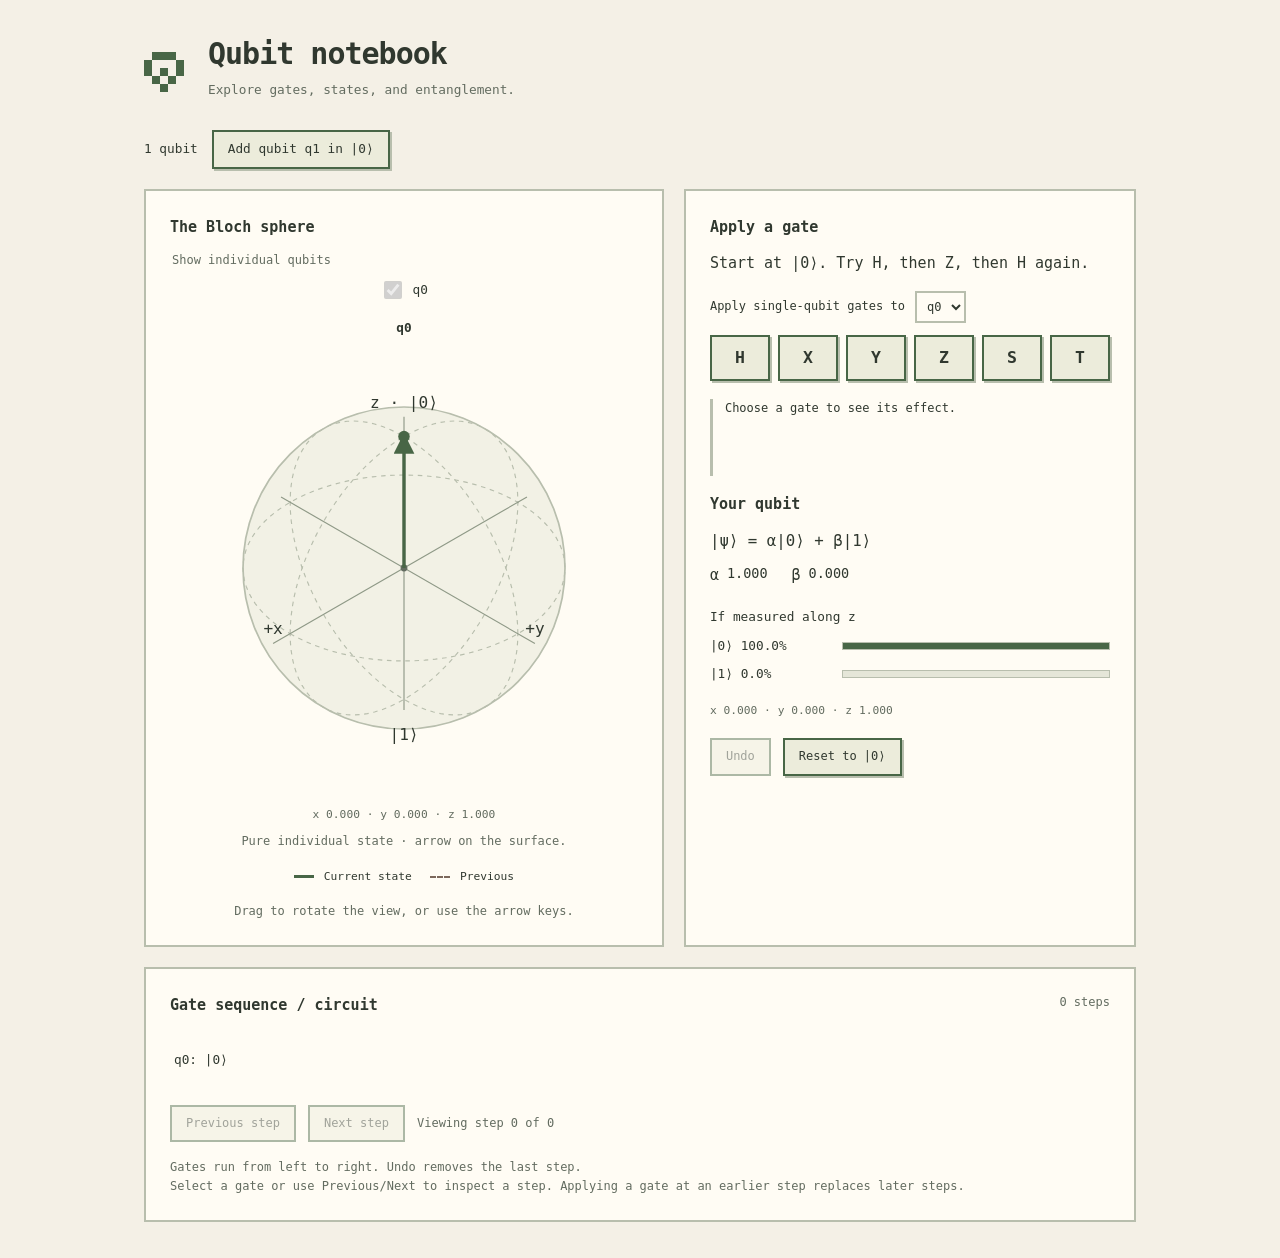
<file: index.html>
<!doctype html>
<html lang="en">
  <head>
    <meta charset="utf-8">
    <meta name="viewport" content="width=device-width, initial-scale=1">
    <meta name="description" content="Explore one or two qubits, quantum gates, entanglement, and measurement probabilities.">
    <title>Qubit notebook</title>
    <link rel="stylesheet" href="./src/styles.css">
    <script type="module" src="./src/app.js"></script>
  </head>
  <body>
    <main>
      <header>
        <span class="pixel-mark" aria-hidden="true"></span>
        <div><h1>Qubit notebook</h1><p>Explore gates, states, and entanglement.</p></div>
      </header>

      <div class="qubit-toolbar">
        <span id="qubit-count">1 qubit</span>
        <button type="button" id="add-qubit">Add qubit q1 in |0⟩</button>
        <button type="button" id="one-qubit" hidden>Start over with one qubit</button>
      </div>

      <div class="workspace">
        <section class="panel sphere-panel" aria-labelledby="sphere-heading">
          <h2 id="sphere-heading">The Bloch sphere</h2>
          <fieldset class="sphere-switches">
            <legend>Show individual qubits</legend>
            <label><input type="checkbox" id="show-q0" checked disabled> q0</label>
            <label id="q1-visibility" hidden><input type="checkbox" id="show-q1" checked> q1</label>
          </fieldset>
          <div id="sphere-views">
            <div id="sphere-view-q0" class="sphere-view">
              <h3>q0</h3>
              <svg id="bloch-sphere" class="bloch-sphere" viewBox="0 0 400 400" role="img" tabindex="0" aria-labelledby="sphere-title sphere-description" aria-describedby="sphere-help">
                <title id="sphere-title">q0 Bloch sphere</title>
                <desc id="sphere-description">The state starts at the north pole, |0⟩.</desc>
              </svg>
              <p id="coordinates-q0" class="coordinates"></p>
              <p id="sphere-status-q0" class="muted"></p>
            </div>
            <div id="sphere-view-q1" class="sphere-view" hidden>
              <h3>q1</h3>
              <svg id="bloch-sphere-q1" class="bloch-sphere" viewBox="0 0 400 400" role="img" tabindex="0" aria-labelledby="sphere-title-q1 sphere-description-q1" aria-describedby="sphere-help">
                <title id="sphere-title-q1">q1 Bloch sphere</title>
                <desc id="sphere-description-q1">The state starts at the north pole, |0⟩.</desc>
              </svg>
              <p id="coordinates-q1" class="coordinates"></p>
              <p id="sphere-status-q1" class="muted"></p>
            </div>
          </div>
          <p id="no-spheres" class="muted" hidden>Select q0 or q1 above to show a sphere.</p>
          <p class="legend"><span class="swatch"></span> Current state <span class="swatch previous"></span> Previous</p>
          <p id="sphere-help" class="muted">Drag to rotate the view, or use the arrow keys.</p>
          <p class="muted two-qubit-note">Each sphere shows one qubit's reduced state. Joint amplitudes and probabilities show the two-qubit output and its correlations. Hiding a sphere changes only the view.</p>
        </section>

        <section class="panel" aria-labelledby="controls-heading">
          <h2 id="controls-heading">Apply a gate</h2>
          <p id="preparation-help">Start at |0⟩. Try H, then Z, then H again.</p>
          <label class="control-label" for="gate-target">Apply single-qubit gates to
            <select id="gate-target"><option value="0">q0</option><option id="target-q1" value="1" disabled>q1</option></select>
          </label>
          <div id="gate-buttons" class="gate-buttons">
            <button type="button" data-gate="H" title="Hadamard: exchange the x and z components and reverse y">H</button>
            <button type="button" data-gate="X" title="Rotate 180° around x">X</button>
            <button type="button" data-gate="Y" title="Rotate 180° around y">Y</button>
            <button type="button" data-gate="Z" title="Rotate 180° around z">Z</button>
            <button type="button" data-gate="S" title="Rotate 90° around z">S</button>
            <button type="button" data-gate="T" title="Rotate 45° around z">T</button>
          </div>
          <div id="two-qubit-controls" hidden>
            <label class="control-label" for="gate-control">CNOT / CZ control → target
              <select id="gate-control"><option value="0">q0 → q1</option><option value="1">q1 → q0</option></select>
            </label>
            <div class="two-gate-buttons">
              <button type="button" data-two-gate="CNOT">CNOT</button>
              <button type="button" data-two-gate="CZ">CZ</button>
              <button type="button" data-two-gate="SWAP">SWAP</button>
            </div>
            <p class="muted">Try H on q0, then CNOT q0 → q1 to create a Bell state.</p>
          </div>
          <p id="gate-explanation" class="explanation" role="status">Choose a gate to see its effect.</p>

          <div id="single-state">
            <h2>Your qubit</h2>
            <p class="equation">|ψ⟩ = α|0⟩ + β|1⟩</p>
            <dl class="amplitudes"><div><dt>α</dt><dd id="alpha"></dd></div><div><dt>β</dt><dd id="beta"></dd></div></dl>
            <h3>If measured along z</h3>
            <div class="probability"><label for="probability-zero">|0⟩ <output id="percent-zero"></output></label><meter id="probability-zero" min="0" max="1" value="1">100%</meter></div>
            <div class="probability"><label for="probability-one">|1⟩ <output id="percent-one"></output></label><meter id="probability-one" min="0" max="1" value="0">0%</meter></div>
            <p class="coordinates" id="coordinates"></p>
          </div>
          <div id="joint-state" hidden>
            <h2>Joint state</h2>
            <p class="muted">Basis order: |q0 q1⟩. Amplitudes include phase.</p>
            <dl class="joint-amplitudes">
              <div><dt>|00⟩</dt><dd id="amplitude-00"></dd></div>
              <div><dt>|01⟩</dt><dd id="amplitude-01"></dd></div>
              <div><dt>|10⟩</dt><dd id="amplitude-10"></dd></div>
              <div><dt>|11⟩</dt><dd id="amplitude-11"></dd></div>
            </dl>
            <h3>If both measured along z</h3>
            <div class="probability"><label for="probability-00">|00⟩ <output id="percent-00"></output></label><meter id="probability-00" min="0" max="1" value="1">100%</meter></div>
            <div class="probability"><label for="probability-01">|01⟩ <output id="percent-01"></output></label><meter id="probability-01" min="0" max="1" value="0">0%</meter></div>
            <div class="probability"><label for="probability-10">|10⟩ <output id="percent-10"></output></label><meter id="probability-10" min="0" max="1" value="0">0%</meter></div>
            <div class="probability"><label for="probability-11">|11⟩ <output id="percent-11"></output></label><meter id="probability-11" min="0" max="1" value="0">0%</meter></div>
            <p id="marginal-q0" class="coordinates"></p>
            <p id="marginal-q1" class="coordinates"></p>
          </div>
          <div class="actions"><button type="button" id="undo" disabled>Undo</button><button type="button" id="reset">Reset to |0⟩</button></div>
        </section>
      </div>

      <section class="panel circuit-panel" aria-labelledby="circuit-heading">
        <h2 id="circuit-heading">Gate sequence / circuit <span id="step-count">0 steps</span></h2>
        <div class="circuit" tabindex="0" role="region" aria-label="Circuit, scroll horizontally for more steps"><span id="initial-state" class="initial-state">|0⟩</span><ol id="gate-history" aria-label="Gates in application order"></ol></div>
        <div class="actions step-actions"><button type="button" id="previous-step" disabled>Previous step</button><button type="button" id="next-step" disabled>Next step</button><output id="viewed-step" aria-live="polite">Viewing step 0 of 0</output></div>
        <p class="muted">Gates run from left to right. Undo removes the last step.</p>
        <p class="muted">Select a gate or use Previous/Next to inspect a step. Applying a gate at an earlier step replaces later steps.</p>
      </section>
      <noscript>This notebook needs JavaScript to calculate states and draw the sphere.</noscript>
    </main>
  </body>
</html>
</file>
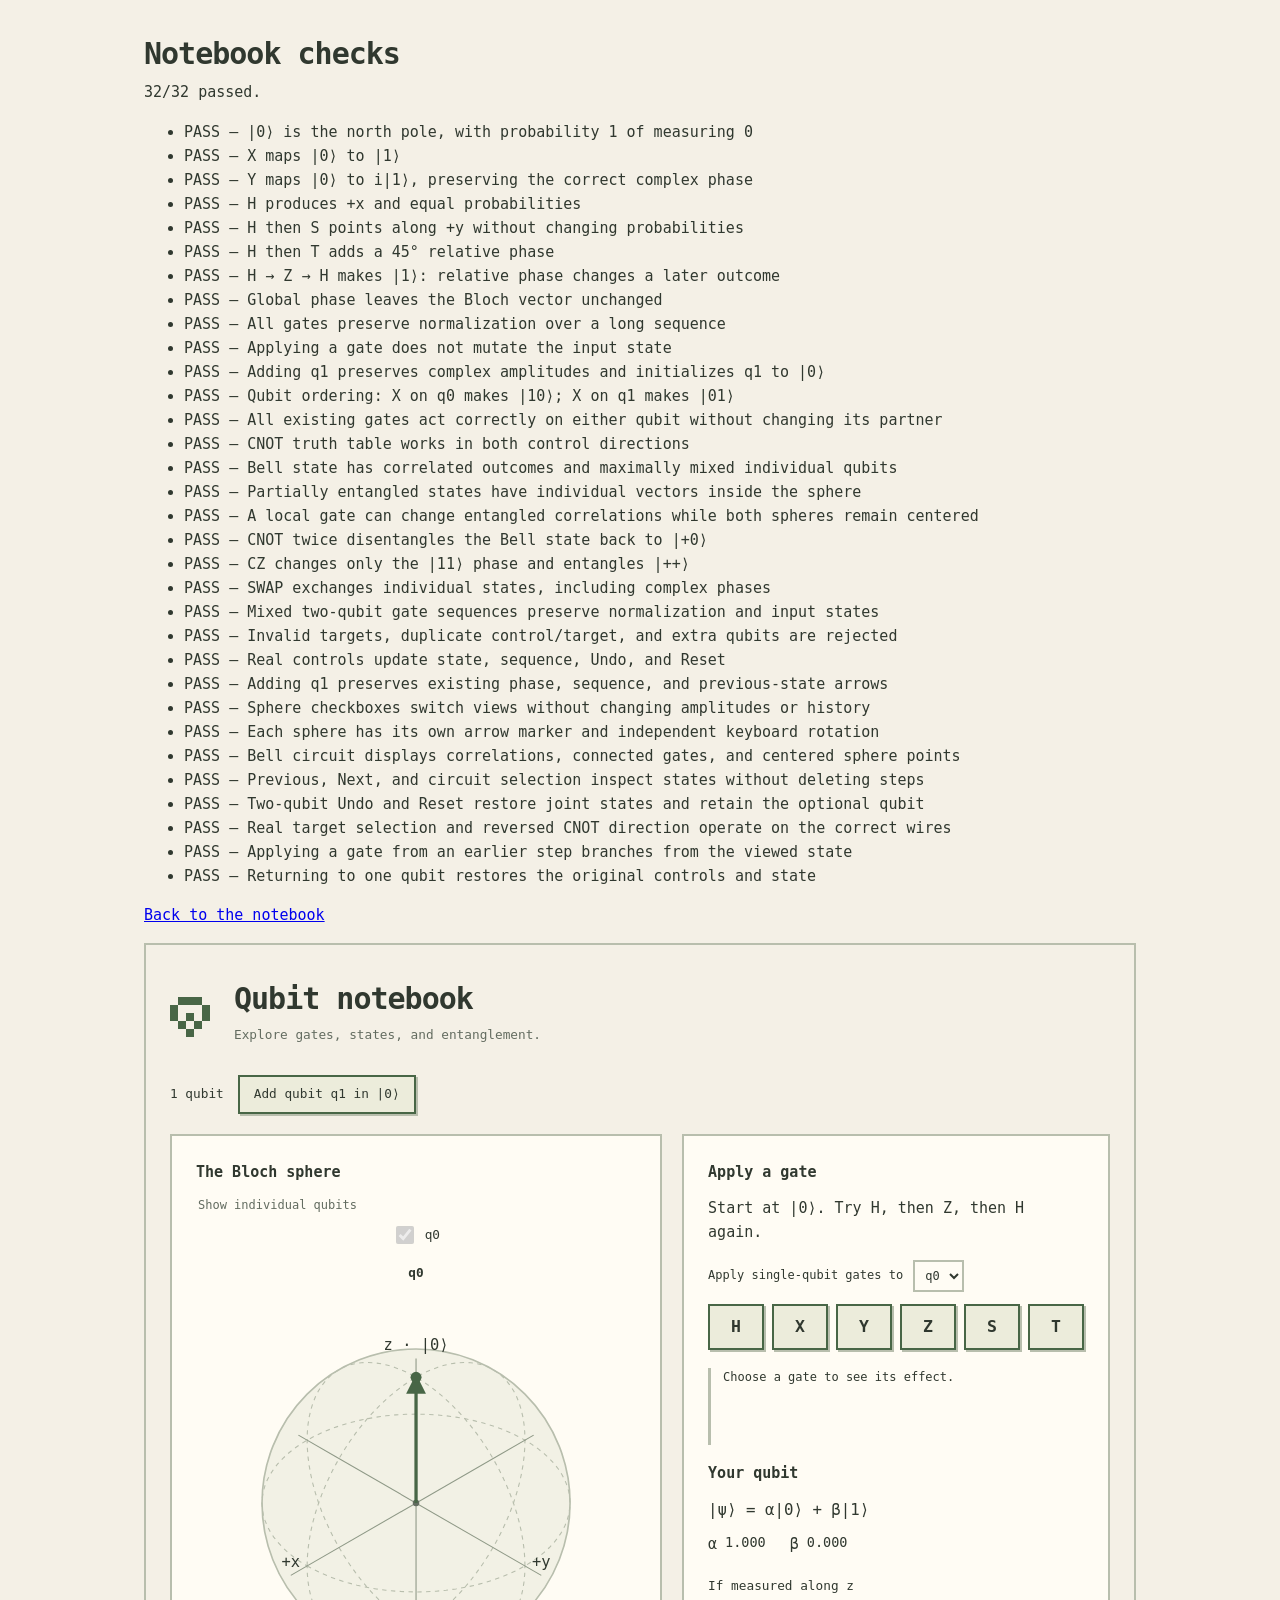
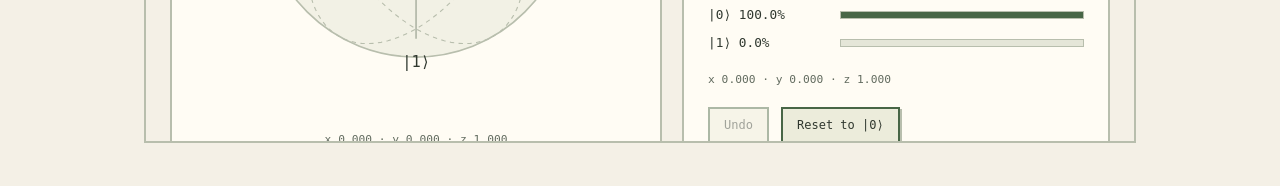
<file: tests/index.html>
<!doctype html>
<html lang="en">
  <head>
    <meta charset="utf-8">
    <meta name="viewport" content="width=device-width, initial-scale=1">
    <title>Qubit notebook checks</title>
    <link rel="stylesheet" href="../src/styles.css">
    <script type="module" src="./checks.js"></script>
  </head>
  <body>
    <main>
      <h1>Notebook checks</h1>
      <p id="summary" role="status">Running…</p>
      <ul id="results"></ul>
      <p><a href="../">Back to the notebook</a></p>
      <iframe id="app" src="../" title="Application under test" style="width: 100%; height: 800px; border: 2px solid #b8bead;"></iframe>
    </main>
  </body>
</html>
</file>
<file: src/styles.css>
:root {
  color-scheme: light;
  --paper: #f4f0e6;
  --card: #fffcf4;
  --ink: #30382f;
  --muted: #636c60;
  --green: #486646;
  --line: #b8bead;
  font-family: ui-monospace, "Cascadia Code", "DejaVu Sans Mono", monospace;
  color: var(--ink);
  background: var(--paper);
  font-size: 15px;
  line-height: 1.6;
}
* { box-sizing: border-box; }
[hidden] { display: none !important; }
body { margin: 0; }
main { max-width: 1040px; padding: 36px 24px; margin: auto; }
header { display: flex; gap: 24px; align-items: center; margin-bottom: 30px; }
h1 { font-size: clamp(1.5rem, 4vw, 2rem); line-height: 1.2; margin: 0 0 8px; letter-spacing: -1px; }
h2 { font-size: 1rem; margin: 0 0 12px; }
h3 { font-size: .85rem; font-weight: normal; margin: 20px 0 8px; }
p { margin: 0 0 16px; }
header p { color: var(--muted); font-size: .85rem; }
header p { margin: 0; }
.pixel-mark { flex: 0 0 8px; width: 8px; height: 8px; background: var(--green); margin: 0 24px 24px 8px; box-shadow: 8px 0 var(--green), 16px 0 var(--green), -8px 8px var(--green), 24px 8px var(--green), -8px 16px var(--green), 8px 16px var(--green), 24px 16px var(--green), 0 24px var(--green), 16px 24px var(--green), 8px 32px var(--green); }
.workspace { display: grid; grid-template-columns: minmax(0, 1.15fr) minmax(0, 1fr); gap: 20px; }
.panel { padding: 24px; background: var(--card); border: 2px solid var(--line); }
.sphere-panel { text-align: center; }
.sphere-panel h2 { text-align: left; }
.bloch-sphere { display: block; width: 100%; max-width: 460px; margin: 0 auto; color: var(--green); cursor: grab; touch-action: none; user-select: none; }
.bloch-sphere.dragging { cursor: grabbing; }
.bloch-sphere:focus-visible { outline: 3px solid var(--ink); outline-offset: 4px; }
.qubit-toolbar { display: flex; flex-wrap: wrap; align-items: center; gap: 14px; margin-bottom: 20px; font-size: .85rem; }
.sphere-switches { display: flex; justify-content: center; gap: 24px; border: 0; padding: 0; margin: 0 0 16px; font-size: .85rem; }
.sphere-switches legend { text-align: left; color: var(--muted); font-size: .8rem; margin-bottom: 8px; }
input[type="checkbox"] { accent-color: var(--green); width: 18px; height: 18px; vertical-align: middle; }
.sphere-view h3 { margin: 0; font-weight: bold; }
.sphere-view .coordinates { margin: 8px 0; }
.sphere-view .muted { margin-bottom: 16px; }
#sphere-views { display: grid; gap: 20px; }
.two-qubit-note { display: none; padding-top: 16px; text-align: left; }
.two-qubits .two-qubit-note { display: block; }
.control-label { display: flex; flex-wrap: wrap; gap: 10px; align-items: center; font-size: .8rem; margin-bottom: 12px; }
select { font: inherit; color: var(--ink); background: var(--card); border: 2px solid var(--line); padding: 6px; }
select:focus-visible, input:focus-visible, .circuit:focus-visible { outline: 3px solid var(--ink); outline-offset: 3px; }
.two-gate-buttons { display: flex; flex-wrap: wrap; gap: 10px; margin-bottom: 12px; }
#two-qubit-controls { margin-bottom: 18px; }
.joint-amplitudes { display: grid; grid-template-columns: 1fr; gap: 8px; margin: 16px 0; }
.joint-amplitudes div { display: flex; gap: 16px; }
.sphere-outline { fill: #f2f1e5; stroke: var(--line); stroke-width: 1.5; }
.sphere-guide { fill: none; stroke: var(--line); stroke-width: 1; stroke-dasharray: 4 4; }
.sphere-axis { stroke: #8f9987; stroke-width: 1; }
.axis-label { fill: var(--ink); font-size: 14px; }
.origin { fill: var(--muted); }
.state-vector { stroke: var(--green); stroke-width: 3; }
.state-tip { fill: var(--green); }
.previous-vector { stroke: #7c685b; stroke-width: 2; stroke-dasharray: 6 4; }
.legend { display: flex; flex-wrap: wrap; align-items: center; justify-content: center; gap: 10px; font-size: .75rem; }
.swatch { display: inline-block; width: 20px; border-top: 3px solid var(--green); }
.swatch.previous { border-top: 2px dashed #7c685b; margin-left: 8px; }
.muted { color: var(--muted); font-size: .8rem; margin-bottom: 0; }
button { font: inherit; color: var(--ink); background: #ececdb; border: 2px solid var(--green); padding: 7px 14px; cursor: pointer; border-radius: 0; box-shadow: 2px 2px 0 var(--line); }
button:hover { background: #dae2cb; }
button:active { box-shadow: none; transform: translate(1px, 1px); }
button:focus-visible { outline: 3px solid var(--ink); outline-offset: 4px; }
button:disabled { opacity: .45; cursor: default; box-shadow: none; transform: none; }
.gate-buttons { display: grid; grid-template-columns: repeat(6, 1fr); gap: 8px; margin-bottom: 18px; }
.gate-buttons button { padding: 8px 0; font-size: 1.1rem; font-weight: bold; }
.explanation { font-size: .8rem; min-height: 6.4em; border-left: 3px solid var(--line); padding-left: 12px; }
.equation { font-size: 1.05rem; margin-bottom: 10px; }
.amplitudes { display: flex; flex-wrap: wrap; gap: 12px 24px; margin: 0; }
.amplitudes div { display: flex; gap: 8px; }
dd { margin: 0; font-size: .9rem; }
.probability { display: grid; grid-template-columns: 120px 1fr; gap: 12px; align-items: center; margin: 8px 0; font-size: .85rem; }
meter { width: 100%; height: 16px; accent-color: var(--green); }
meter::-webkit-meter-bar { background: #e5e6d8; border: 1px solid var(--line); border-radius: 0; }
meter::-webkit-meter-optimum-value { background: var(--green); }
meter::-moz-meter-bar { background: var(--green); }
.coordinates { color: var(--muted); font-size: .75rem; margin: 18px 0; }
.actions { display: flex; flex-wrap: wrap; gap: 12px; }
.actions button { font-size: .8rem; }
.circuit-panel { margin-top: 20px; }
#step-count { float: right; font-size: .8rem; font-weight: normal; color: var(--muted); }
.circuit { display: flex; align-items: center; gap: 18px; overflow-x: auto; min-height: 68px; padding: 8px 4px 14px; }
.initial-state { flex-shrink: 0; display: grid; gap: 12px; }
.wire-label { display: flex; align-items: center; height: 44px; font-size: .85rem; }
#gate-history { display: flex; align-items: center; gap: 16px; list-style: none; margin: 0; padding: 0; }
.circuit-step { position: relative; text-align: center; min-width: 44px; }
.step-button { position: relative; display: grid; gap: 12px; padding: 0; border: 0; background: transparent; box-shadow: none; }
.step-button:hover { background: transparent; }
.step-button:active { transform: none; }
.wire-cell { position: relative; display: flex; align-items: center; justify-content: center; width: 44px; height: 44px; }
.wire-cell::before { content: ''; position: absolute; width: 62px; height: 2px; background: var(--line); top: calc(50% - 1px); right: -1px; z-index: -1; }
.step-button { isolation: isolate; }
.gate-node { border: 2px solid var(--green); background: #ececdb; }
.control-node { font-size: 1.3rem; }
.connected::before { content: ''; position: absolute; top: 22px; left: 21px; height: 56px; width: 2px; background: var(--green); }
.selected-step .step-button { outline: 2px solid var(--ink); outline-offset: 4px; }
.future-step { opacity: .55; }
.step-actions { align-items: center; margin: 8px 0 16px; }
#viewed-step { font-size: .8rem; color: var(--muted); }
@media (max-width: 720px) {
  main { padding: 24px 16px; }
  .workspace { grid-template-columns: 1fr; }
  .panel { padding: 18px; }
  .bloch-sphere { max-width: 360px; }
  .explanation { min-height: 0; }
}
@media (min-width: 1100px) {
  .two-qubits main { max-width: 1320px; }
  .two-qubits .workspace { grid-template-columns: minmax(0, 1.6fr) minmax(0, 1fr); }
  #sphere-views.both-visible { grid-template-columns: repeat(2, minmax(0, 1fr)); }
}
</file>
